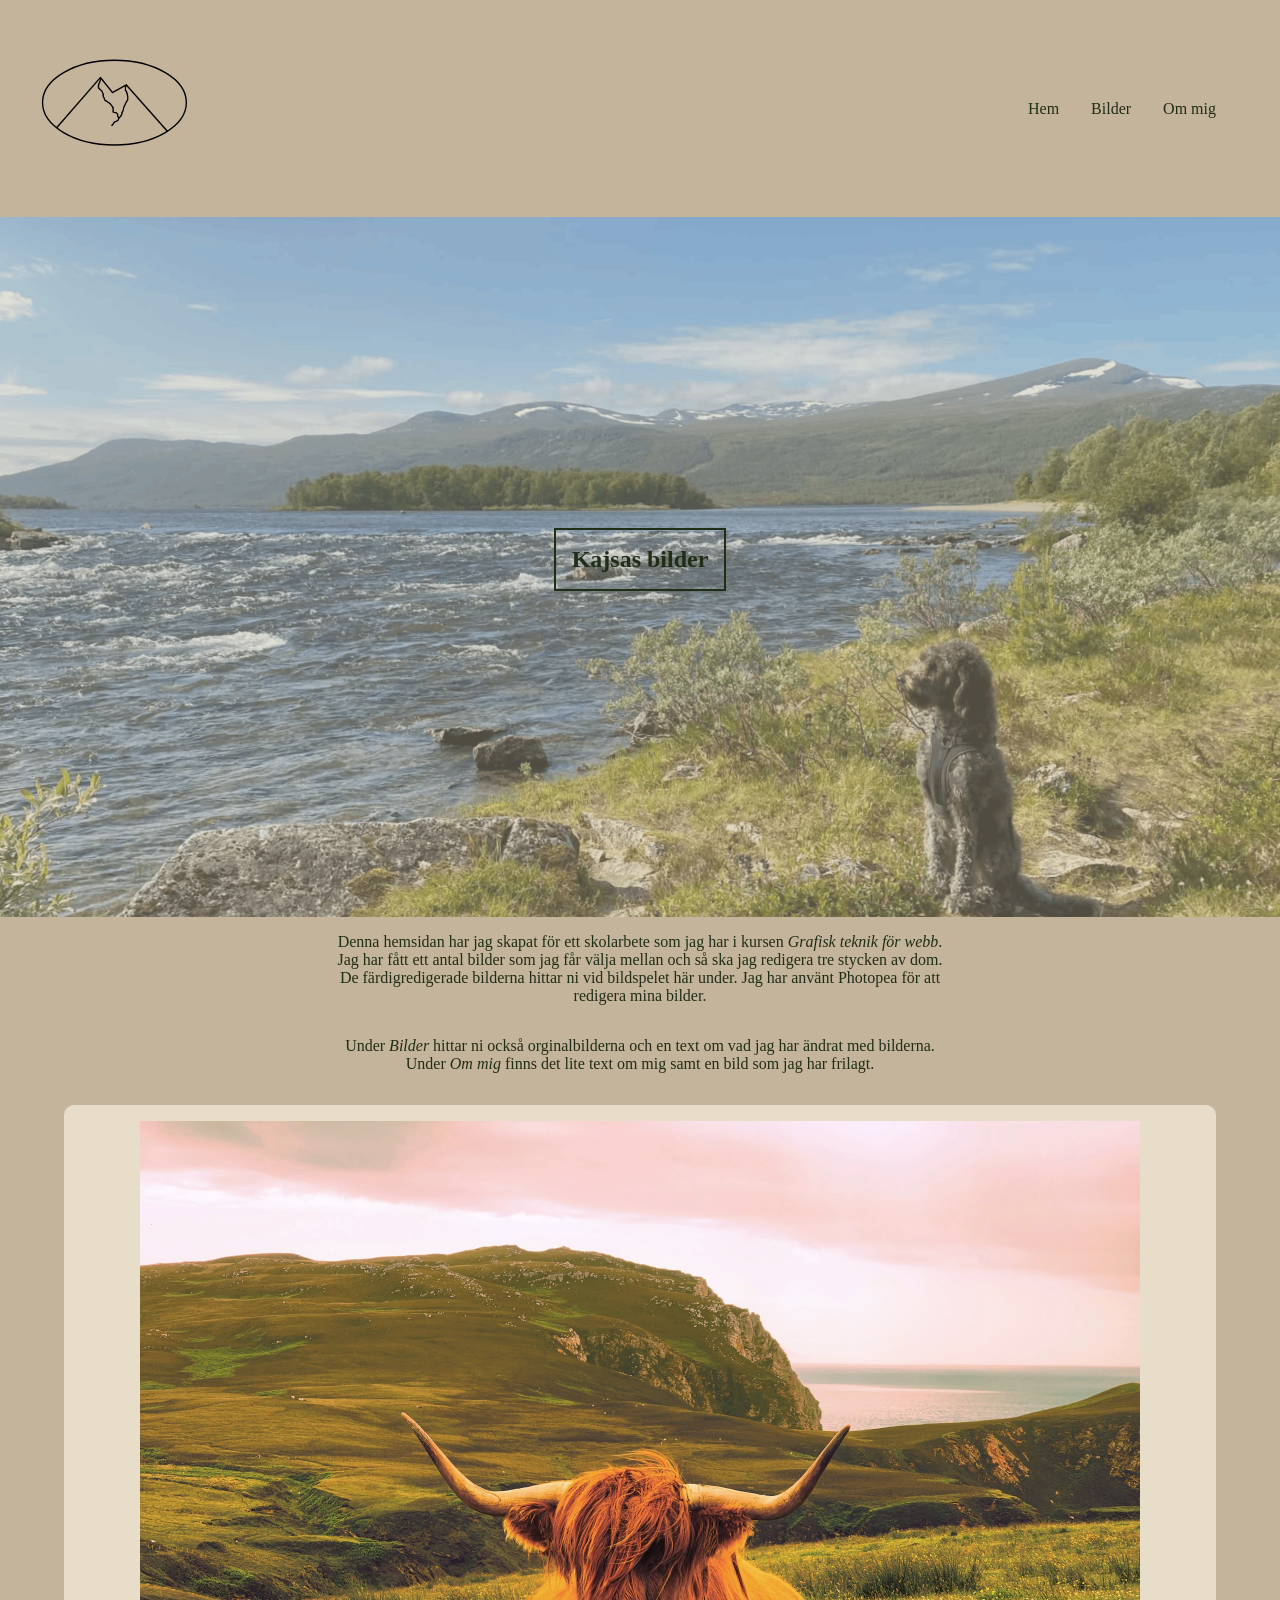
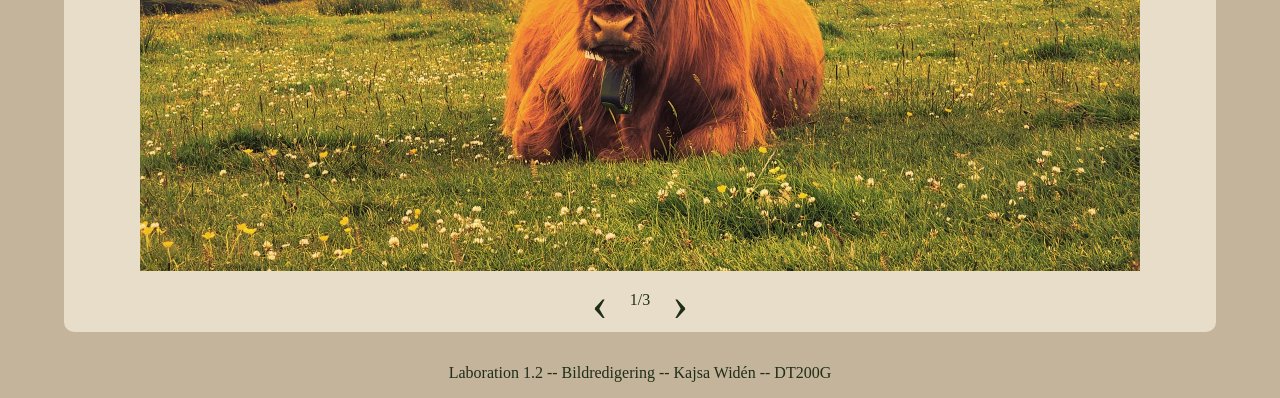
<file: index.html>
<!doctype html>
<html lang="sv">
  <head>
    <!-- Svenska bokstäver fungerar och skärmen anpassar sig till små skärmar-->
    <meta charset="UTF-8">
    <meta name="viewport" content="width=device-width, initial-scale=1.0">
    <!-- Utseende i fliken till hemsidan-->
    <title>Startsida</title>
    <!--Favicon 16x16px-->
    <link rel="icon" type="image/x-icon" sizes="16x16" href="images/favicon.ico">
    <!--Favicon 32x32px-->
    <link rel="icon" type="image/png" sizes="32x32" href="images/favicon-32x32.png">
    <!--Koppla samman CSS och JavaScriptfiler-->
    <link rel="stylesheet" href="css/style.css">
    <script src="js/main.js" defer></script>
  </head>
  <body>
    <header>
        <!--Hemsidans logotyp med länk till startsidan-->
        <div class="header-logo-button">
            <a href="index.html">
                <img src="images/logo.svg" alt="Logotyp, ett berg som är inringat">
            </a>
            <!--Menyknapp till de mindre skärmarna-->
            <button class="header-menu">☰</button>
        </div>
        <!--Länkar till de tre olika sidorna-->
        <nav class="menu">
            <ul>
                <li><a href="index.html">Hem</a></li>
                <li><a href="bilder.html">Bilder</a></li>
                <li><a href="ommig.html">Om mig</a></li>
            </ul>
        </nav>
    </header>
    <main>
        <!--Herobild med rubrik på-->
        <section class="herosection">
            <h1>Kajsas bilder</h1>
        </section>
        <p>Denna hemsidan har jag skapat för ett skolarbete som jag har i kursen <em>Grafisk teknik för webb</em>. 
            Jag har fått ett antal bilder som jag får välja mellan och så ska jag redigera tre stycken av dom. 
            De färdigredigerade bilderna hittar ni vid bildspelet här under.
            Jag har använt Photopea för att redigera mina bilder.</p>
        <p>Under <em>Bilder</em> hittar ni också orginalbilderna och en text om vad jag har ändrat med bilderna. 
            Under <em>Om mig</em> finns det lite text om mig samt en bild som jag har frilagt.</p>
        <!--Bildspelet-->    
        <div class="slideshow-buttons">
            <img class="slideshow" src="images/bildserie010.jpg" alt="En kossa som ligger i ett grönt landskap, lite gultonad bild med äkta färger">
            <!--Knapparna i bildspelet, samt bildräknaren-->
            <div class="slidebuttons">
                <button class="prev-slide">&#8249;</button>
                <p class="counterslide">1/3</p>
                <button class="next-slide">&#8250;</button>
            </div>
        </div>
    </main>
    <footer>
        <p>Laboration 1.2 -- Bildredigering -- Kajsa Widén -- DT200G</p>
    </footer>
  </body>
</html>
</file>
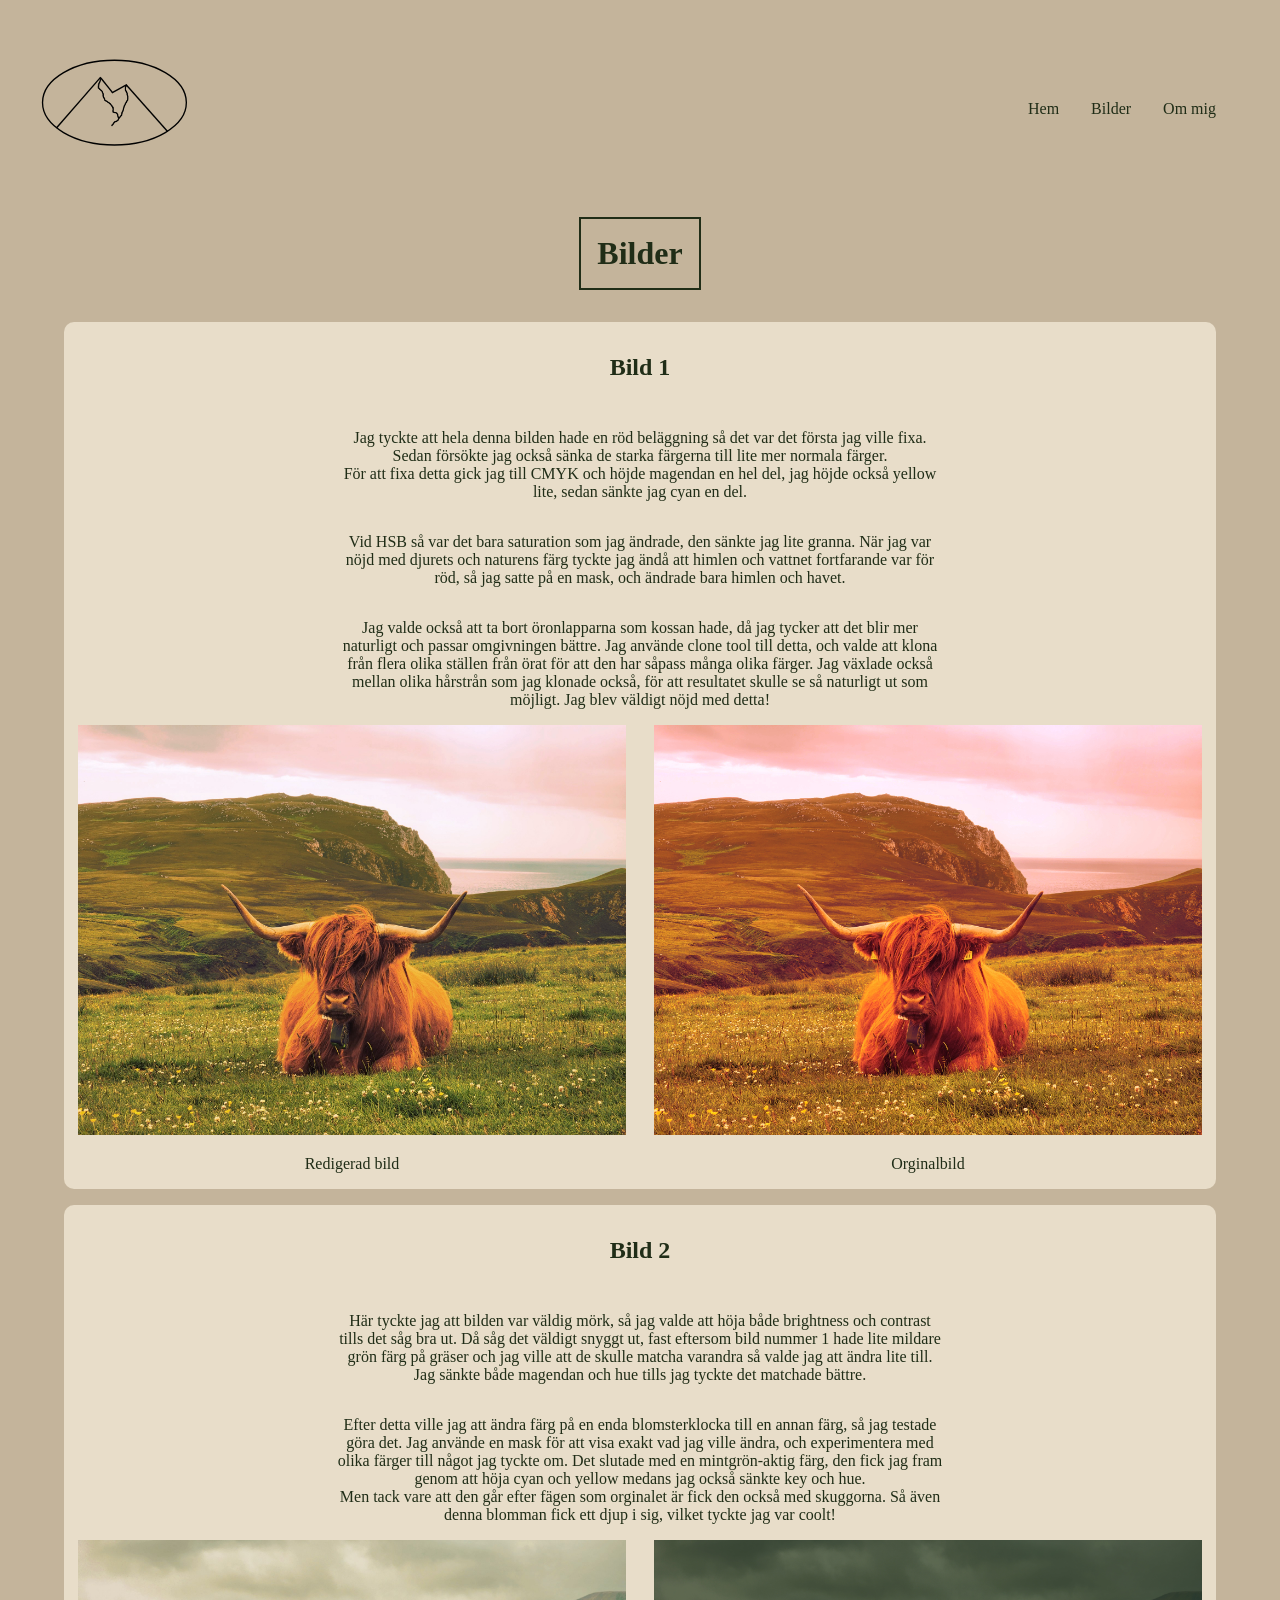
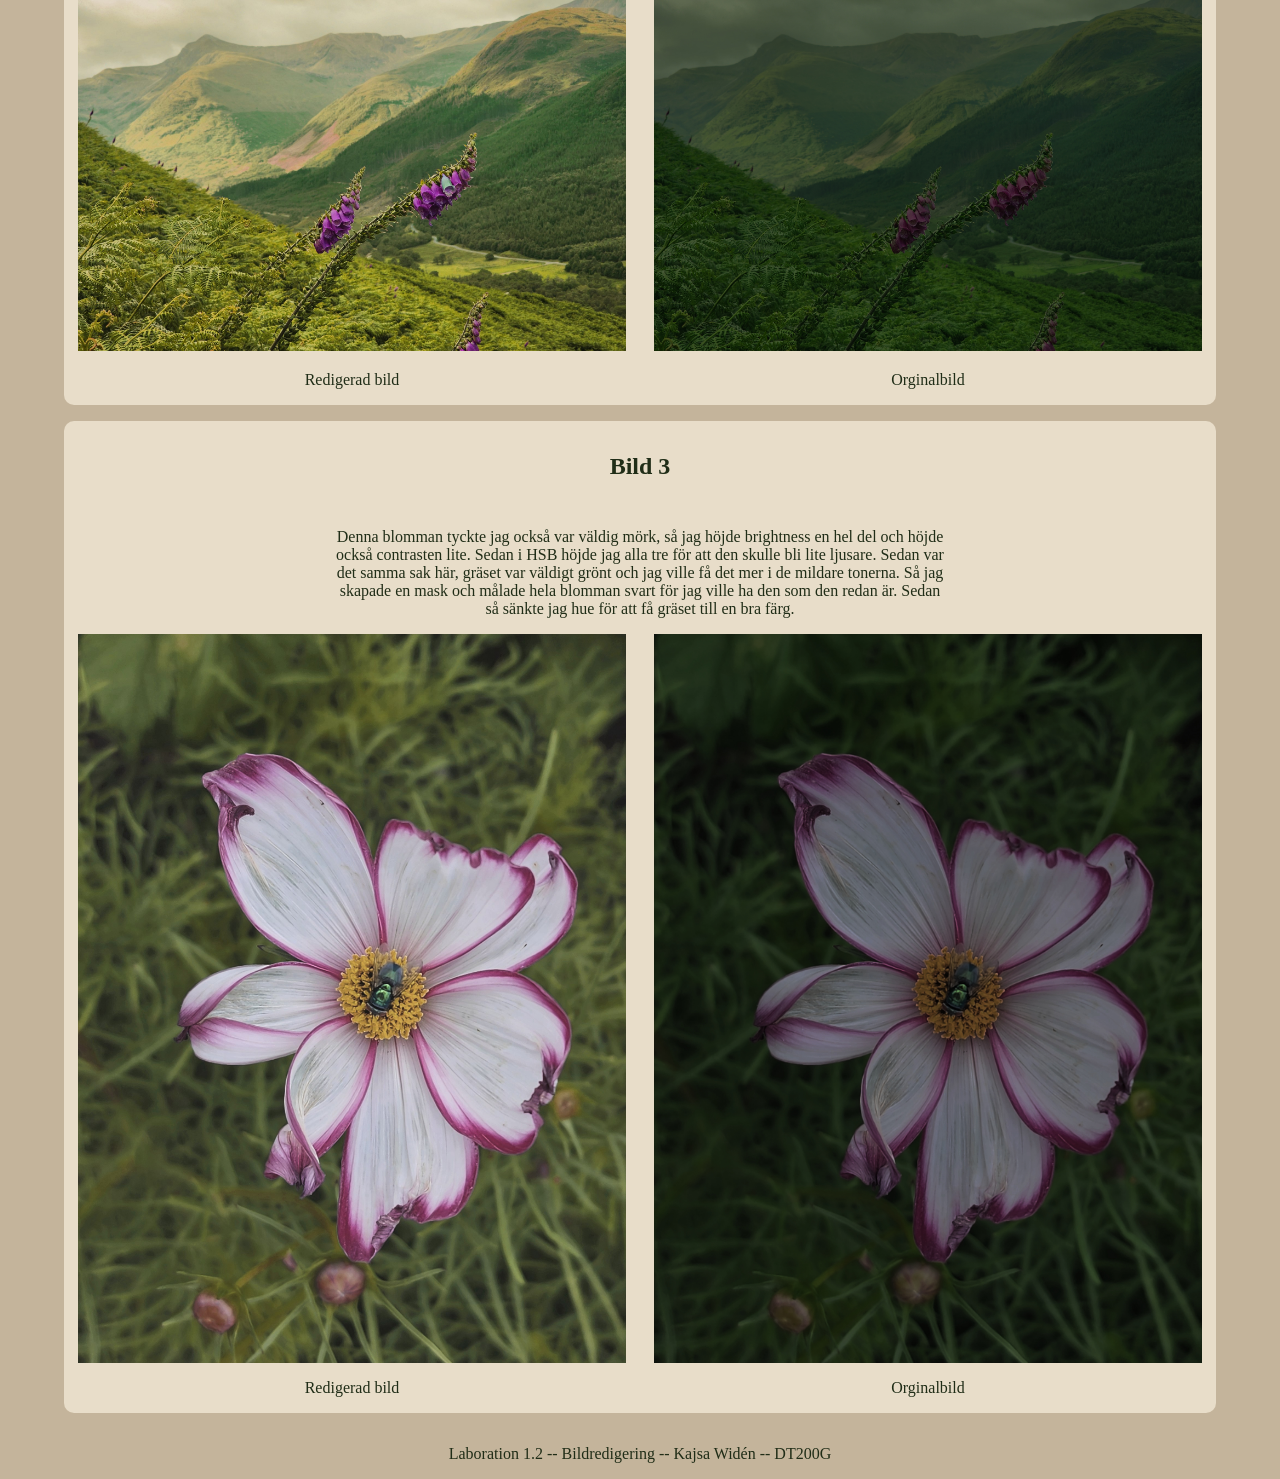
<file: bilder.html>
<!doctype html>
<html lang="sv">
  <head>
    <!-- Svenska bokstäver fungerar och skärmen anpassar sig till små skärmar-->
    <meta charset="UTF-8">
    <meta name="viewport" content="width=device-width, initial-scale=1.0">
    <!-- Utseende i fliken till hemsidan-->
    <title>Bilder</title>
    <!--Favicon 16x16px-->
    <link rel="icon" type="image/x-icon" sizes="16x16" href="images/favicon.ico">
    <!--Favicon 32x32px-->
    <link rel="icon" type="image/png" sizes="32x32" href="images/favicon-32x32.png">
    <!--Koppla samman CSS och JavaScriptfiler-->
    <link rel="stylesheet" href="css/style.css">
    <script src="js/main.js" defer></script>
  </head>
  <body>
    <header>
        <!--Hemsidans logotyp med länk till startsidan-->
        <div class="header-logo-button">
            <a href="index.html">
                <img src="images/logo.svg" alt="Logotyp, ett berg som är inringat">
            </a>
            <!--Menyknapp till de mindre skärmarna-->
            <button class="header-menu">☰</button>
        </div>
        <!--Länkar till de tre olika sidorna-->
        <nav class="menu">
            <ul>
                <li><a href="index.html">Hem</a></li>
                <li><a href="bilder.html">Bilder</a></li>
                <li><a href="ommig.html">Om mig</a></li>
            </ul>
        </nav>
    </header>
    <main>
        <h1>Bilder</h1>
        <article class="pictures-text">
            <h2>Bild 1</h2>
            <p>
                Jag tyckte att hela denna bilden hade en röd beläggning så det var det första jag ville fixa.
                Sedan försökte jag också sänka de starka färgerna till lite mer normala färger. <br>
                För att fixa detta gick jag till CMYK och höjde magendan en hel del, jag höjde också yellow lite, 
                sedan sänkte jag cyan en del.
            </p>
            <p>
                Vid HSB så var det bara saturation som jag ändrade, den sänkte jag lite granna.
                När jag var nöjd med djurets och naturens färg tyckte jag ändå att himlen och vattnet fortfarande var för röd,
                så jag satte på en mask, och ändrade bara himlen och havet.
            </p>
            <p>
                Jag valde också att ta bort öronlapparna som kossan hade, då jag tycker att det blir mer naturligt 
                och passar omgivningen bättre. Jag använde clone tool till detta, och valde att klona från flera olika ställen
                från örat för att den har såpass många olika färger. Jag växlade också mellan olika hårstrån som jag klonade också, för att resultatet
                skulle se så naturligt ut som möjligt. Jag blev väldigt nöjd med detta!
            </p>
            <div class="pictures">
                <div class="edited wide">
                    <img src="images/bildserie010.jpg" alt="En kossa som ligger i ett grönt landskap, lite gultonad bild med äkta färger">
                    <p>Redigerad bild</p>
                </div>
                <div class="original wide">
                   <img src="images/orginalbild010.jpg" alt="En kossa som ligger i ett grönt landskap, röd beläggning över hela bilden">
                    <p>Orginalbild</p> 
                </div>
            </div>
        </article>
         <article class="pictures-text">
            <h2>Bild 2</h2>
            <p>
                Här tyckte jag att bilden var väldig mörk, så jag valde att höja både brightness och contrast tills det såg bra ut.
                Då såg det väldigt snyggt ut, fast eftersom bild nummer 1 hade lite mildare grön färg på gräser och jag ville att 
                de skulle matcha varandra så valde jag att ändra lite till. Jag sänkte både magendan och hue tills jag tyckte det 
                matchade bättre.
            </p>
            <p>
                Efter detta ville jag att ändra färg på en enda blomsterklocka till en annan färg, så jag testade göra det. Jag använde
                en mask för att visa exakt vad jag ville ändra, och experimentera med olika färger till något jag tyckte om. Det slutade 
                med en mintgrön-aktig färg, den fick jag fram genom att höja cyan och yellow medans jag också sänkte key och hue. <br>
                Men tack vare att den går efter fägen som orginalet är fick den också med skuggorna. Så även denna blomman fick ett djup 
                i sig, vilket tyckte jag var coolt!
            </p>
            <div class="pictures">
                <div class="edited wide">
                    <img src="images/bildserie001.jpg" alt="Lila fingerborgsblommor varav en klocka är mintgrön. Gröna berg bakom blommorna i ljusa färger">
                    <p>Redigerad bild</p>
                </div>
                <div class="original wide">
                   <img src="images/orginalbild001.jpg" alt="Mörk bild på lila fingerbojsblommor med berg i bakgrunden.">
                    <p>Orginalbild</p> 
                </div>
            </div>
        </article>
         <article class="pictures-text">
            <h2>Bild 3</h2>
            <p>
                Denna blomman tyckte jag också var väldig mörk, så jag höjde brightness en hel del och höjde också contrasten lite.
                Sedan i HSB höjde jag alla tre för att den skulle bli lite ljusare. Sedan var det samma sak här, gräset var väldigt 
                grönt och jag ville få det mer i de mildare tonerna. Så jag skapade en mask och målade hela blomman svart för jag ville
                ha den som den redan är. Sedan så sänkte jag hue för att få gräset till en bra färg.
            </p>
            <div class="pictures">
                <div class="edited high">
                    <img src="images/bildserie006.jpg" alt="Tagen uppifrån, en vit blomma med rosa kanter och gul mitten, ljusare färger, gräset bakom är någon mer deskretare grön färg">
                    <p>Redigerad bild</p>
                </div>
                <div class="original high">
                   <img src="images/orginalbild006.jpg" alt="Tagen uppifrån, en vit blomma med rosa kanter och gul mitten, väldigt mörka färger">
                    <p>Orginalbild</p> 
                </div>
            </div>
        </article>
    </main>
    <footer>
        <p>Laboration 1.2 -- Bildredigering -- Kajsa Widén -- DT200G</p>
    </footer>
  </body>
</html>
</file>
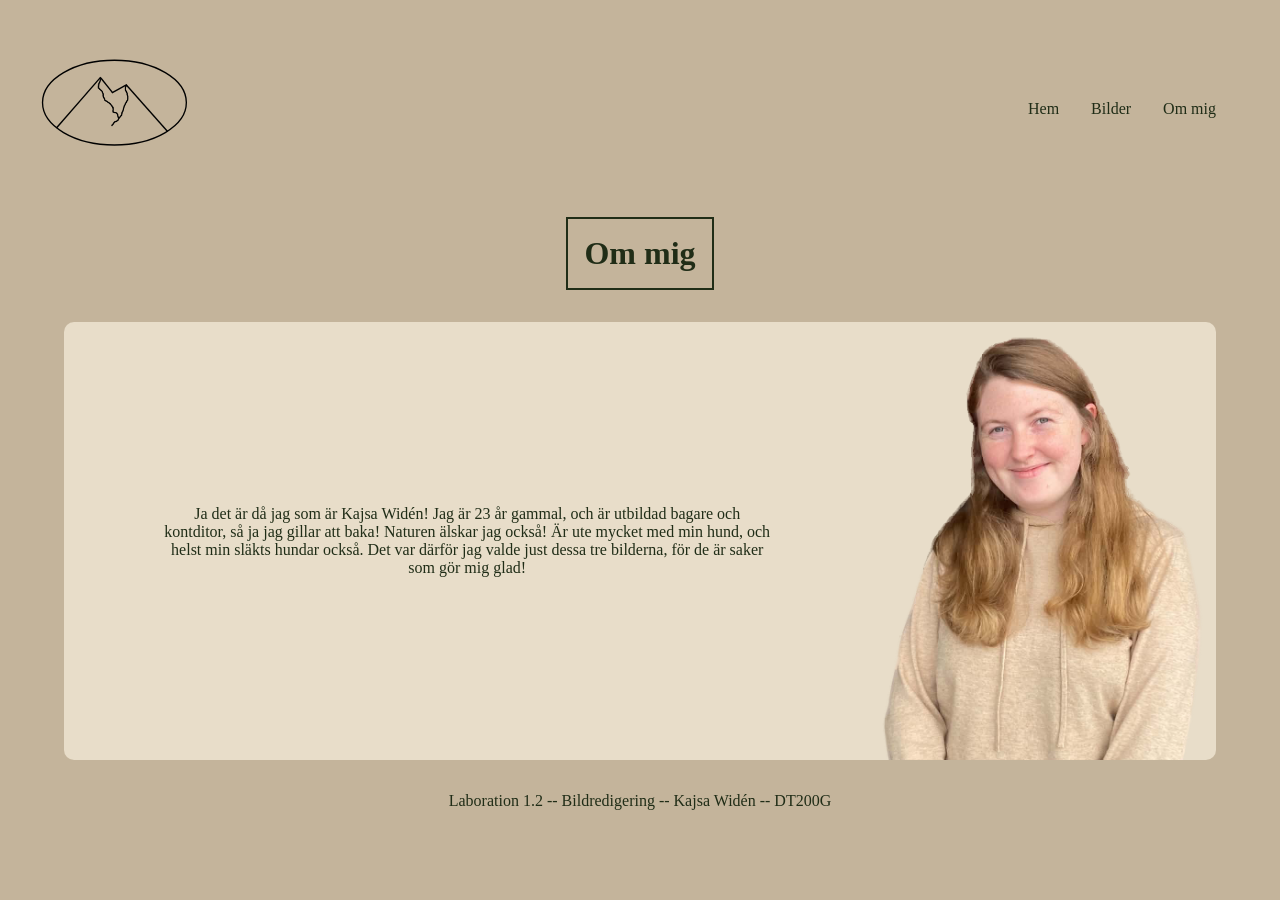
<file: ommig.html>
<!doctype html>
<html lang="sv">
  <head>
    <!-- Svenska bokstäver fungerar och skärmen anpassar sig till små skärmar-->
    <meta charset="UTF-8">
    <meta name="viewport" content="width=device-width, initial-scale=1.0">
    <!-- Utseende i fliken till hemsidan-->
    <title>Om Mig</title>
    <!--Favicon 16x16px-->
    <link rel="icon" type="image/x-icon" sizes="16x16" href="images/favicon.ico">
    <!--Favicon 32x32px-->
    <link rel="icon" type="image/png" sizes="32x32" href="images/favicon-32x32.png">
    <!--Koppla samman CSS och JavaScriptfiler-->
    <link rel="stylesheet" href="css/style.css">
    <script src="js/main.js" defer></script>
  </head>
  <body>
    <header>
        <!--Hemsidans logotyp med länk till startsidan-->
       <div class="header-logo-button">
            <a href="index.html">
                <img src="images/logo.svg" alt="Logotyp, ett berg som är inringat">
            </a>
            <!--Menyknapp till de mindre skärmarna-->
            <button class="header-menu">☰</button>
        </div>
        <!--Länkar till de tre olika sidorna-->
        <nav class="menu">
            <ul>
                <li><a href="index.html">Hem</a></li>
                <li><a href="bilder.html">Bilder</a></li>
                <li><a href="ommig.html">Om mig</a></li>
            </ul>
        </nav>
    </header>
    <main>
        <div class="omoss-text">
            <h1>Om mig</h1>
            <div class="section-aboutme">
                <p>
                    Ja det är då jag som är Kajsa Widén! 
                    Jag är 23 år gammal, och är utbildad bagare och kontditor, så ja jag gillar att baka!
                    Naturen älskar jag också! Är ute mycket med min hund, och helst min släkts hundar också.
                    Det var därför jag valde just dessa tre bilderna, för de är saker som gör mig glad!
                </p>
                <img class="portrait" src="images/portrait.png" alt="Kajsa Widén med transparent bakgrund">
            </div>
        </div>
    </main>
    <footer>
        <p>Laboration 1.2 -- Bildredigering -- Kajsa Widén -- DT200G</p>
    </footer>
  </body>
</html>
</file>
<file: css/style.css>
:root {
    --background: #C4B49B;
    --background-light: #E8DDC9;
    --textcolor: #202D17;
}

/*Grundregler för hela hemsidan*/
* {
    margin: 0;
    font-family: Georgia, 'Times New Roman', Times, serif;
    box-sizing: border-box;
    color: var(--textcolor);

}

body {
        background-color: var(--background);
}

/*Öppnar och stänger menyn när man trycker på hamburgarknappen*/
.menu {
    display: none;
}

.menu.open {
    display: block;
}

/*Ändrar utseendet på länkarna i headern*/
ul{
    list-style: none;
    margin-top: 1rem;
}

a {
    text-decoration: none;
}

a:hover {
    text-decoration: underline;
}

.header-logo-button {
    display: flex;
    flex-direction: row;
    justify-content: space-between;
}

header {
    padding-bottom: 1rem;
    margin: auto 1rem;
}

/*Ändrar storlek och utseende i knappar*/
button {
    border: none;
    font-size: 3rem;
}

header button {
    background-color: var(--background);
}

main button {
    background-color: var(--background-light);
}

/*Herosektionen, bild och h1*/
.herosection {
    /*Hur herobilden ser ut*/
    background-image: url("../images/header.png");
    background-size: cover;
    height: 400px;

    /*Hur texten på bilden ligger*/
    display: flex;
    justify-content: center;
    align-items: center;
    background-position: center;
}

.herosection h1 {
    background: transparent;
}

footer,
main {
    text-align: center;
}

/*Hur texten på hemsidan ligger*/
h1 {
    border: solid 2px;
    padding: 1rem 1rem;
    display: inline-block;
    margin-bottom: 1rem;
}

h2 {
    padding: 2rem;
}

p {
    padding: 1rem;
}

/*Hur en sektion ser ut ser ut*/
.slideshow-buttons,
.section-aboutme,
.pictures-text {
    background-color: var(--background-light);
    margin: 1rem;
    border-radius: 10px;
}

.section-aboutme,
.pictures-text img {
    width: 95%;
}

/*Hur bildspelet ser ut*/
.slideshow {
    max-width: 90%;
    max-height: 750px;
    margin-top: 1rem;

}

.slidebuttons {
    display: flex;
    justify-content: center;
}

.portrait {
    width: 30%;
}

@media (min-width: 768px) {
    /*Hur menyn ser ut i headern*/
    .header-menu {
        display: none;
    }

    .menu {
        display: block;
    }

    .menu ul {
        display: flex;
        gap: 2rem;
        justify-content: flex-end;
        margin-right: 3rem;
    }

    /*Hur elementen ligger i headern*/
    header {
        display: flex;
        flex-direction: row;
        align-items: center;
        justify-content: space-between;
    }

    /*Ger dessa reglerna till alla p-element förutom slidebuttons*/
    p:not(.slidebuttons p) {
        max-width: 40rem;
        margin: auto;
    }


    /*Herobilden*/
    .herosection {
        height: 700px;
    }

    /*Hur de olika sektionerna ser ut*/
    .slideshow-buttons,
    .section-aboutme,
    .pictures-text {
        width: 90%;
        margin: 1rem auto;
    }


    .pictures {
        display: flex;
        justify-content: space-around;
        
    }

    /*Ger bilderna som ligger jämte varandra samma storlek*/
    .wide {
        width: 50%;
    }

    .high {
        flex: 1;
        display: flex;
        flex-direction: column;
        align-items: center;
    }
    

    .section-aboutme {
        display: flex;
        flex-direction: row;
    }
}
</file>
